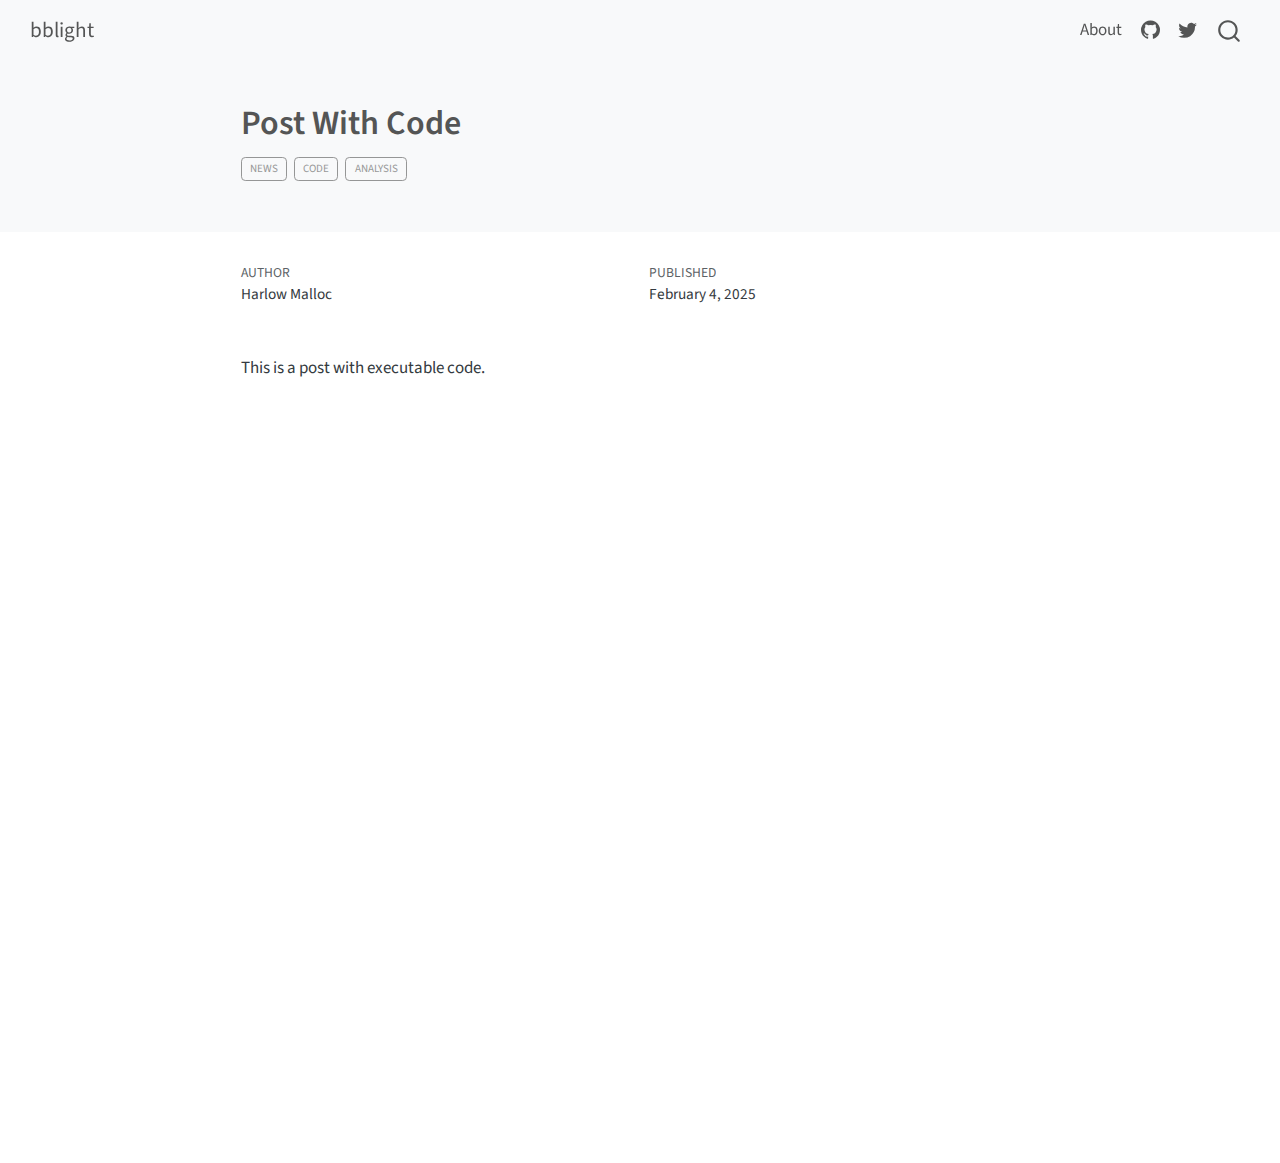
<file: docs/notes/post-with-code/index.html>
<!DOCTYPE html>
<html xmlns="http://www.w3.org/1999/xhtml" lang="en" xml:lang="en"><head>

<meta charset="utf-8">
<meta name="generator" content="quarto-1.5.56">

<meta name="viewport" content="width=device-width, initial-scale=1.0, user-scalable=yes">

<meta name="author" content="Harlow Malloc">
<meta name="dcterms.date" content="2025-02-04">

<title>Post With Code – bblight</title>
<style>
code{white-space: pre-wrap;}
span.smallcaps{font-variant: small-caps;}
div.columns{display: flex; gap: min(4vw, 1.5em);}
div.column{flex: auto; overflow-x: auto;}
div.hanging-indent{margin-left: 1.5em; text-indent: -1.5em;}
ul.task-list{list-style: none;}
ul.task-list li input[type="checkbox"] {
  width: 0.8em;
  margin: 0 0.8em 0.2em -1em; /* quarto-specific, see https://github.com/quarto-dev/quarto-cli/issues/4556 */ 
  vertical-align: middle;
}
</style>


<script src="../../site_libs/quarto-nav/quarto-nav.js"></script>
<script src="../../site_libs/quarto-nav/headroom.min.js"></script>
<script src="../../site_libs/clipboard/clipboard.min.js"></script>
<script src="../../site_libs/quarto-search/autocomplete.umd.js"></script>
<script src="../../site_libs/quarto-search/fuse.min.js"></script>
<script src="../../site_libs/quarto-search/quarto-search.js"></script>
<meta name="quarto:offset" content="../../">
<script src="../../site_libs/quarto-html/quarto.js"></script>
<script src="../../site_libs/quarto-html/popper.min.js"></script>
<script src="../../site_libs/quarto-html/tippy.umd.min.js"></script>
<script src="../../site_libs/quarto-html/anchor.min.js"></script>
<link href="../../site_libs/quarto-html/tippy.css" rel="stylesheet">
<link href="../../site_libs/quarto-html/quarto-syntax-highlighting.css" rel="stylesheet" id="quarto-text-highlighting-styles">
<script src="../../site_libs/bootstrap/bootstrap.min.js"></script>
<link href="../../site_libs/bootstrap/bootstrap-icons.css" rel="stylesheet">
<link href="../../site_libs/bootstrap/bootstrap.min.css" rel="stylesheet" id="quarto-bootstrap" data-mode="light">
<script id="quarto-search-options" type="application/json">{
  "location": "navbar",
  "copy-button": false,
  "collapse-after": 3,
  "panel-placement": "end",
  "type": "overlay",
  "limit": 50,
  "keyboard-shortcut": [
    "f",
    "/",
    "s"
  ],
  "show-item-context": false,
  "language": {
    "search-no-results-text": "No results",
    "search-matching-documents-text": "matching documents",
    "search-copy-link-title": "Copy link to search",
    "search-hide-matches-text": "Hide additional matches",
    "search-more-match-text": "more match in this document",
    "search-more-matches-text": "more matches in this document",
    "search-clear-button-title": "Clear",
    "search-text-placeholder": "",
    "search-detached-cancel-button-title": "Cancel",
    "search-submit-button-title": "Submit",
    "search-label": "Search"
  }
}</script>


<link rel="stylesheet" href="../../styles.css">
</head>

<body class="nav-fixed fullcontent">

<div id="quarto-search-results"></div>
  <header id="quarto-header" class="headroom fixed-top quarto-banner">
    <nav class="navbar navbar-expand-lg " data-bs-theme="dark">
      <div class="navbar-container container-fluid">
      <div class="navbar-brand-container mx-auto">
    <a class="navbar-brand" href="../../index.html">
    <span class="navbar-title">bblight</span>
    </a>
  </div>
            <div id="quarto-search" class="" title="Search"></div>
          <button class="navbar-toggler" type="button" data-bs-toggle="collapse" data-bs-target="#navbarCollapse" aria-controls="navbarCollapse" role="menu" aria-expanded="false" aria-label="Toggle navigation" onclick="if (window.quartoToggleHeadroom) { window.quartoToggleHeadroom(); }">
  <span class="navbar-toggler-icon"></span>
</button>
          <div class="collapse navbar-collapse" id="navbarCollapse">
            <ul class="navbar-nav navbar-nav-scroll ms-auto">
  <li class="nav-item">
    <a class="nav-link" href="../../about.html"> 
<span class="menu-text">About</span></a>
  </li>  
  <li class="nav-item compact">
    <a class="nav-link" href="https://github.com/dagsdags212"> <i class="bi bi-github" role="img">
</i> 
<span class="menu-text"></span></a>
  </li>  
  <li class="nav-item compact">
    <a class="nav-link" href="https://x.com/dagsdags13"> <i class="bi bi-twitter" role="img">
</i> 
<span class="menu-text"></span></a>
  </li>  
</ul>
          </div> <!-- /navcollapse -->
            <div class="quarto-navbar-tools">
</div>
      </div> <!-- /container-fluid -->
    </nav>
</header>
<!-- content -->
<header id="title-block-header" class="quarto-title-block default page-columns page-full">
  <div class="quarto-title-banner page-columns page-full">
    <div class="quarto-title column-body">
      <h1 class="title">Post With Code</h1>
                                <div class="quarto-categories">
                <div class="quarto-category">news</div>
                <div class="quarto-category">code</div>
                <div class="quarto-category">analysis</div>
              </div>
                  </div>
  </div>
    
  
  <div class="quarto-title-meta">

      <div>
      <div class="quarto-title-meta-heading">Author</div>
      <div class="quarto-title-meta-contents">
               <p>Harlow Malloc </p>
            </div>
    </div>
      
      <div>
      <div class="quarto-title-meta-heading">Published</div>
      <div class="quarto-title-meta-contents">
        <p class="date">February 4, 2025</p>
      </div>
    </div>
    
      
    </div>
    
  
  </header><div id="quarto-content" class="quarto-container page-columns page-rows-contents page-layout-article page-navbar">
<!-- sidebar -->
<!-- margin-sidebar -->
    
<!-- main -->
<main class="content quarto-banner-title-block" id="quarto-document-content">





<p>This is a post with executable code.</p>



</main> <!-- /main -->
<script id="quarto-html-after-body" type="application/javascript">
window.document.addEventListener("DOMContentLoaded", function (event) {
  const toggleBodyColorMode = (bsSheetEl) => {
    const mode = bsSheetEl.getAttribute("data-mode");
    const bodyEl = window.document.querySelector("body");
    if (mode === "dark") {
      bodyEl.classList.add("quarto-dark");
      bodyEl.classList.remove("quarto-light");
    } else {
      bodyEl.classList.add("quarto-light");
      bodyEl.classList.remove("quarto-dark");
    }
  }
  const toggleBodyColorPrimary = () => {
    const bsSheetEl = window.document.querySelector("link#quarto-bootstrap");
    if (bsSheetEl) {
      toggleBodyColorMode(bsSheetEl);
    }
  }
  toggleBodyColorPrimary();  
  const icon = "";
  const anchorJS = new window.AnchorJS();
  anchorJS.options = {
    placement: 'right',
    icon: icon
  };
  anchorJS.add('.anchored');
  const isCodeAnnotation = (el) => {
    for (const clz of el.classList) {
      if (clz.startsWith('code-annotation-')) {                     
        return true;
      }
    }
    return false;
  }
  const onCopySuccess = function(e) {
    // button target
    const button = e.trigger;
    // don't keep focus
    button.blur();
    // flash "checked"
    button.classList.add('code-copy-button-checked');
    var currentTitle = button.getAttribute("title");
    button.setAttribute("title", "Copied!");
    let tooltip;
    if (window.bootstrap) {
      button.setAttribute("data-bs-toggle", "tooltip");
      button.setAttribute("data-bs-placement", "left");
      button.setAttribute("data-bs-title", "Copied!");
      tooltip = new bootstrap.Tooltip(button, 
        { trigger: "manual", 
          customClass: "code-copy-button-tooltip",
          offset: [0, -8]});
      tooltip.show();    
    }
    setTimeout(function() {
      if (tooltip) {
        tooltip.hide();
        button.removeAttribute("data-bs-title");
        button.removeAttribute("data-bs-toggle");
        button.removeAttribute("data-bs-placement");
      }
      button.setAttribute("title", currentTitle);
      button.classList.remove('code-copy-button-checked');
    }, 1000);
    // clear code selection
    e.clearSelection();
  }
  const getTextToCopy = function(trigger) {
      const codeEl = trigger.previousElementSibling.cloneNode(true);
      for (const childEl of codeEl.children) {
        if (isCodeAnnotation(childEl)) {
          childEl.remove();
        }
      }
      return codeEl.innerText;
  }
  const clipboard = new window.ClipboardJS('.code-copy-button:not([data-in-quarto-modal])', {
    text: getTextToCopy
  });
  clipboard.on('success', onCopySuccess);
  if (window.document.getElementById('quarto-embedded-source-code-modal')) {
    // For code content inside modals, clipBoardJS needs to be initialized with a container option
    // TODO: Check when it could be a function (https://github.com/zenorocha/clipboard.js/issues/860)
    const clipboardModal = new window.ClipboardJS('.code-copy-button[data-in-quarto-modal]', {
      text: getTextToCopy,
      container: window.document.getElementById('quarto-embedded-source-code-modal')
    });
    clipboardModal.on('success', onCopySuccess);
  }
    var localhostRegex = new RegExp(/^(?:http|https):\/\/localhost\:?[0-9]*\//);
    var mailtoRegex = new RegExp(/^mailto:/);
      var filterRegex = new RegExp('/' + window.location.host + '/');
    var isInternal = (href) => {
        return filterRegex.test(href) || localhostRegex.test(href) || mailtoRegex.test(href);
    }
    // Inspect non-navigation links and adorn them if external
 	var links = window.document.querySelectorAll('a[href]:not(.nav-link):not(.navbar-brand):not(.toc-action):not(.sidebar-link):not(.sidebar-item-toggle):not(.pagination-link):not(.no-external):not([aria-hidden]):not(.dropdown-item):not(.quarto-navigation-tool):not(.about-link)');
    for (var i=0; i<links.length; i++) {
      const link = links[i];
      if (!isInternal(link.href)) {
        // undo the damage that might have been done by quarto-nav.js in the case of
        // links that we want to consider external
        if (link.dataset.originalHref !== undefined) {
          link.href = link.dataset.originalHref;
        }
      }
    }
  function tippyHover(el, contentFn, onTriggerFn, onUntriggerFn) {
    const config = {
      allowHTML: true,
      maxWidth: 500,
      delay: 100,
      arrow: false,
      appendTo: function(el) {
          return el.parentElement;
      },
      interactive: true,
      interactiveBorder: 10,
      theme: 'quarto',
      placement: 'bottom-start',
    };
    if (contentFn) {
      config.content = contentFn;
    }
    if (onTriggerFn) {
      config.onTrigger = onTriggerFn;
    }
    if (onUntriggerFn) {
      config.onUntrigger = onUntriggerFn;
    }
    window.tippy(el, config); 
  }
  const noterefs = window.document.querySelectorAll('a[role="doc-noteref"]');
  for (var i=0; i<noterefs.length; i++) {
    const ref = noterefs[i];
    tippyHover(ref, function() {
      // use id or data attribute instead here
      let href = ref.getAttribute('data-footnote-href') || ref.getAttribute('href');
      try { href = new URL(href).hash; } catch {}
      const id = href.replace(/^#\/?/, "");
      const note = window.document.getElementById(id);
      if (note) {
        return note.innerHTML;
      } else {
        return "";
      }
    });
  }
  const xrefs = window.document.querySelectorAll('a.quarto-xref');
  const processXRef = (id, note) => {
    // Strip column container classes
    const stripColumnClz = (el) => {
      el.classList.remove("page-full", "page-columns");
      if (el.children) {
        for (const child of el.children) {
          stripColumnClz(child);
        }
      }
    }
    stripColumnClz(note)
    if (id === null || id.startsWith('sec-')) {
      // Special case sections, only their first couple elements
      const container = document.createElement("div");
      if (note.children && note.children.length > 2) {
        container.appendChild(note.children[0].cloneNode(true));
        for (let i = 1; i < note.children.length; i++) {
          const child = note.children[i];
          if (child.tagName === "P" && child.innerText === "") {
            continue;
          } else {
            container.appendChild(child.cloneNode(true));
            break;
          }
        }
        if (window.Quarto?.typesetMath) {
          window.Quarto.typesetMath(container);
        }
        return container.innerHTML
      } else {
        if (window.Quarto?.typesetMath) {
          window.Quarto.typesetMath(note);
        }
        return note.innerHTML;
      }
    } else {
      // Remove any anchor links if they are present
      const anchorLink = note.querySelector('a.anchorjs-link');
      if (anchorLink) {
        anchorLink.remove();
      }
      if (window.Quarto?.typesetMath) {
        window.Quarto.typesetMath(note);
      }
      // TODO in 1.5, we should make sure this works without a callout special case
      if (note.classList.contains("callout")) {
        return note.outerHTML;
      } else {
        return note.innerHTML;
      }
    }
  }
  for (var i=0; i<xrefs.length; i++) {
    const xref = xrefs[i];
    tippyHover(xref, undefined, function(instance) {
      instance.disable();
      let url = xref.getAttribute('href');
      let hash = undefined; 
      if (url.startsWith('#')) {
        hash = url;
      } else {
        try { hash = new URL(url).hash; } catch {}
      }
      if (hash) {
        const id = hash.replace(/^#\/?/, "");
        const note = window.document.getElementById(id);
        if (note !== null) {
          try {
            const html = processXRef(id, note.cloneNode(true));
            instance.setContent(html);
          } finally {
            instance.enable();
            instance.show();
          }
        } else {
          // See if we can fetch this
          fetch(url.split('#')[0])
          .then(res => res.text())
          .then(html => {
            const parser = new DOMParser();
            const htmlDoc = parser.parseFromString(html, "text/html");
            const note = htmlDoc.getElementById(id);
            if (note !== null) {
              const html = processXRef(id, note);
              instance.setContent(html);
            } 
          }).finally(() => {
            instance.enable();
            instance.show();
          });
        }
      } else {
        // See if we can fetch a full url (with no hash to target)
        // This is a special case and we should probably do some content thinning / targeting
        fetch(url)
        .then(res => res.text())
        .then(html => {
          const parser = new DOMParser();
          const htmlDoc = parser.parseFromString(html, "text/html");
          const note = htmlDoc.querySelector('main.content');
          if (note !== null) {
            // This should only happen for chapter cross references
            // (since there is no id in the URL)
            // remove the first header
            if (note.children.length > 0 && note.children[0].tagName === "HEADER") {
              note.children[0].remove();
            }
            const html = processXRef(null, note);
            instance.setContent(html);
          } 
        }).finally(() => {
          instance.enable();
          instance.show();
        });
      }
    }, function(instance) {
    });
  }
      let selectedAnnoteEl;
      const selectorForAnnotation = ( cell, annotation) => {
        let cellAttr = 'data-code-cell="' + cell + '"';
        let lineAttr = 'data-code-annotation="' +  annotation + '"';
        const selector = 'span[' + cellAttr + '][' + lineAttr + ']';
        return selector;
      }
      const selectCodeLines = (annoteEl) => {
        const doc = window.document;
        const targetCell = annoteEl.getAttribute("data-target-cell");
        const targetAnnotation = annoteEl.getAttribute("data-target-annotation");
        const annoteSpan = window.document.querySelector(selectorForAnnotation(targetCell, targetAnnotation));
        const lines = annoteSpan.getAttribute("data-code-lines").split(",");
        const lineIds = lines.map((line) => {
          return targetCell + "-" + line;
        })
        let top = null;
        let height = null;
        let parent = null;
        if (lineIds.length > 0) {
            //compute the position of the single el (top and bottom and make a div)
            const el = window.document.getElementById(lineIds[0]);
            top = el.offsetTop;
            height = el.offsetHeight;
            parent = el.parentElement.parentElement;
          if (lineIds.length > 1) {
            const lastEl = window.document.getElementById(lineIds[lineIds.length - 1]);
            const bottom = lastEl.offsetTop + lastEl.offsetHeight;
            height = bottom - top;
          }
          if (top !== null && height !== null && parent !== null) {
            // cook up a div (if necessary) and position it 
            let div = window.document.getElementById("code-annotation-line-highlight");
            if (div === null) {
              div = window.document.createElement("div");
              div.setAttribute("id", "code-annotation-line-highlight");
              div.style.position = 'absolute';
              parent.appendChild(div);
            }
            div.style.top = top - 2 + "px";
            div.style.height = height + 4 + "px";
            div.style.left = 0;
            let gutterDiv = window.document.getElementById("code-annotation-line-highlight-gutter");
            if (gutterDiv === null) {
              gutterDiv = window.document.createElement("div");
              gutterDiv.setAttribute("id", "code-annotation-line-highlight-gutter");
              gutterDiv.style.position = 'absolute';
              const codeCell = window.document.getElementById(targetCell);
              const gutter = codeCell.querySelector('.code-annotation-gutter');
              gutter.appendChild(gutterDiv);
            }
            gutterDiv.style.top = top - 2 + "px";
            gutterDiv.style.height = height + 4 + "px";
          }
          selectedAnnoteEl = annoteEl;
        }
      };
      const unselectCodeLines = () => {
        const elementsIds = ["code-annotation-line-highlight", "code-annotation-line-highlight-gutter"];
        elementsIds.forEach((elId) => {
          const div = window.document.getElementById(elId);
          if (div) {
            div.remove();
          }
        });
        selectedAnnoteEl = undefined;
      };
        // Handle positioning of the toggle
    window.addEventListener(
      "resize",
      throttle(() => {
        elRect = undefined;
        if (selectedAnnoteEl) {
          selectCodeLines(selectedAnnoteEl);
        }
      }, 10)
    );
    function throttle(fn, ms) {
    let throttle = false;
    let timer;
      return (...args) => {
        if(!throttle) { // first call gets through
            fn.apply(this, args);
            throttle = true;
        } else { // all the others get throttled
            if(timer) clearTimeout(timer); // cancel #2
            timer = setTimeout(() => {
              fn.apply(this, args);
              timer = throttle = false;
            }, ms);
        }
      };
    }
      // Attach click handler to the DT
      const annoteDls = window.document.querySelectorAll('dt[data-target-cell]');
      for (const annoteDlNode of annoteDls) {
        annoteDlNode.addEventListener('click', (event) => {
          const clickedEl = event.target;
          if (clickedEl !== selectedAnnoteEl) {
            unselectCodeLines();
            const activeEl = window.document.querySelector('dt[data-target-cell].code-annotation-active');
            if (activeEl) {
              activeEl.classList.remove('code-annotation-active');
            }
            selectCodeLines(clickedEl);
            clickedEl.classList.add('code-annotation-active');
          } else {
            // Unselect the line
            unselectCodeLines();
            clickedEl.classList.remove('code-annotation-active');
          }
        });
      }
  const findCites = (el) => {
    const parentEl = el.parentElement;
    if (parentEl) {
      const cites = parentEl.dataset.cites;
      if (cites) {
        return {
          el,
          cites: cites.split(' ')
        };
      } else {
        return findCites(el.parentElement)
      }
    } else {
      return undefined;
    }
  };
  var bibliorefs = window.document.querySelectorAll('a[role="doc-biblioref"]');
  for (var i=0; i<bibliorefs.length; i++) {
    const ref = bibliorefs[i];
    const citeInfo = findCites(ref);
    if (citeInfo) {
      tippyHover(citeInfo.el, function() {
        var popup = window.document.createElement('div');
        citeInfo.cites.forEach(function(cite) {
          var citeDiv = window.document.createElement('div');
          citeDiv.classList.add('hanging-indent');
          citeDiv.classList.add('csl-entry');
          var biblioDiv = window.document.getElementById('ref-' + cite);
          if (biblioDiv) {
            citeDiv.innerHTML = biblioDiv.innerHTML;
          }
          popup.appendChild(citeDiv);
        });
        return popup.innerHTML;
      });
    }
  }
});
</script>
</div> <!-- /content -->




</body></html>
</file>
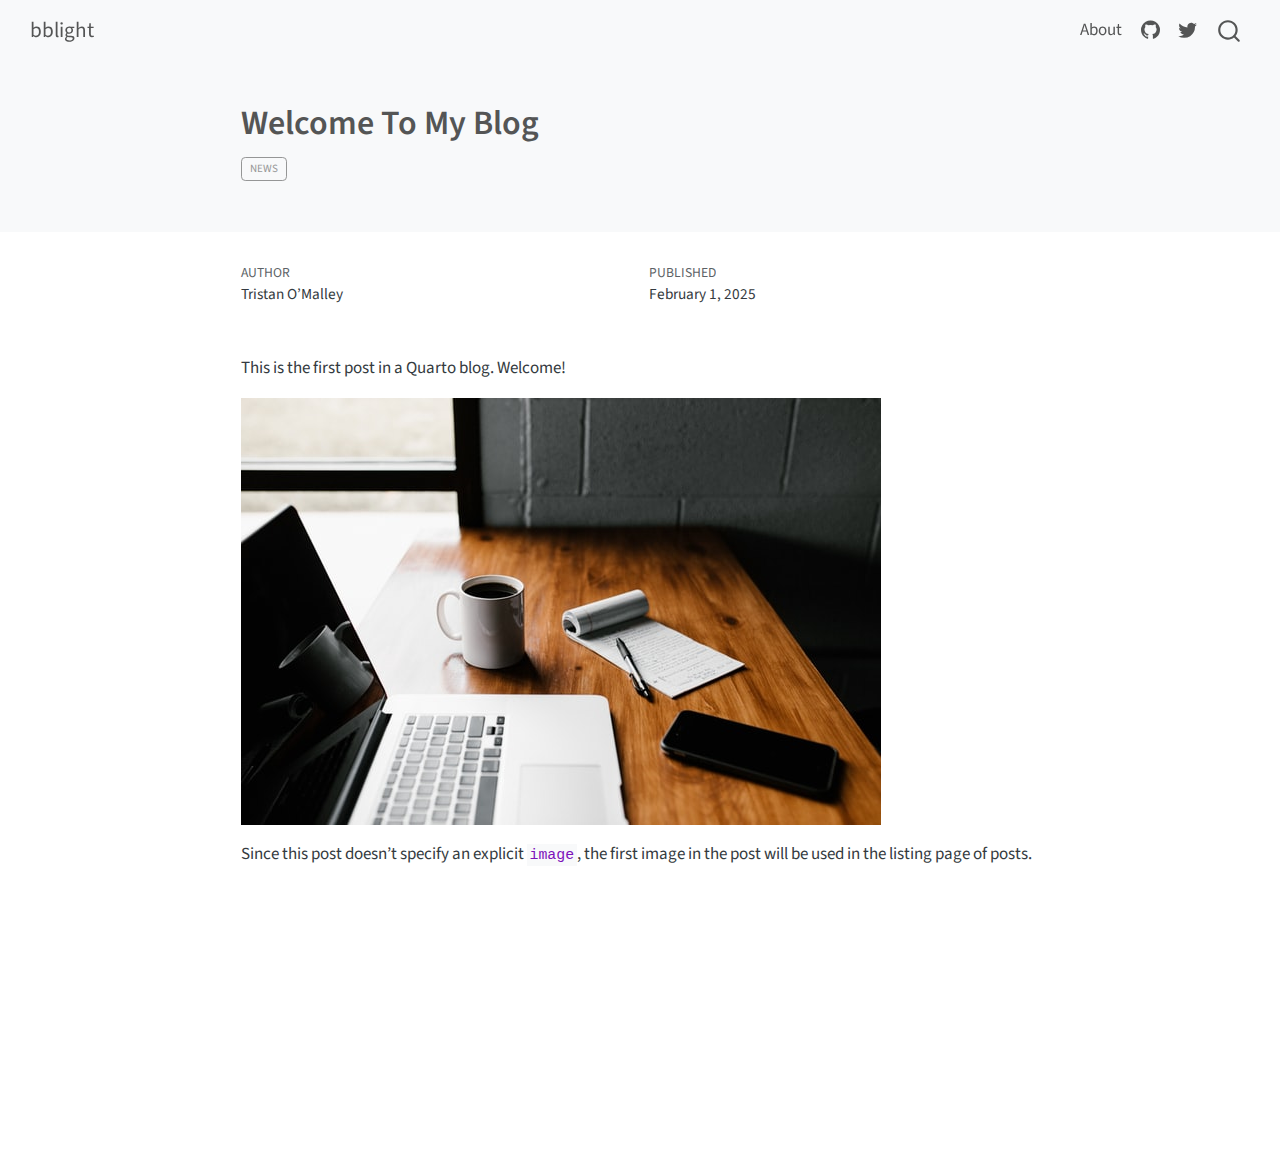
<file: docs/notes/welcome/index.html>
<!DOCTYPE html>
<html xmlns="http://www.w3.org/1999/xhtml" lang="en" xml:lang="en"><head>

<meta charset="utf-8">
<meta name="generator" content="quarto-1.5.56">

<meta name="viewport" content="width=device-width, initial-scale=1.0, user-scalable=yes">

<meta name="author" content="Tristan O’Malley">
<meta name="dcterms.date" content="2025-02-01">

<title>Welcome To My Blog – bblight</title>
<style>
code{white-space: pre-wrap;}
span.smallcaps{font-variant: small-caps;}
div.columns{display: flex; gap: min(4vw, 1.5em);}
div.column{flex: auto; overflow-x: auto;}
div.hanging-indent{margin-left: 1.5em; text-indent: -1.5em;}
ul.task-list{list-style: none;}
ul.task-list li input[type="checkbox"] {
  width: 0.8em;
  margin: 0 0.8em 0.2em -1em; /* quarto-specific, see https://github.com/quarto-dev/quarto-cli/issues/4556 */ 
  vertical-align: middle;
}
</style>


<script src="../../site_libs/quarto-nav/quarto-nav.js"></script>
<script src="../../site_libs/quarto-nav/headroom.min.js"></script>
<script src="../../site_libs/clipboard/clipboard.min.js"></script>
<script src="../../site_libs/quarto-search/autocomplete.umd.js"></script>
<script src="../../site_libs/quarto-search/fuse.min.js"></script>
<script src="../../site_libs/quarto-search/quarto-search.js"></script>
<meta name="quarto:offset" content="../../">
<script src="../../site_libs/quarto-html/quarto.js"></script>
<script src="../../site_libs/quarto-html/popper.min.js"></script>
<script src="../../site_libs/quarto-html/tippy.umd.min.js"></script>
<script src="../../site_libs/quarto-html/anchor.min.js"></script>
<link href="../../site_libs/quarto-html/tippy.css" rel="stylesheet">
<link href="../../site_libs/quarto-html/quarto-syntax-highlighting.css" rel="stylesheet" id="quarto-text-highlighting-styles">
<script src="../../site_libs/bootstrap/bootstrap.min.js"></script>
<link href="../../site_libs/bootstrap/bootstrap-icons.css" rel="stylesheet">
<link href="../../site_libs/bootstrap/bootstrap.min.css" rel="stylesheet" id="quarto-bootstrap" data-mode="light">
<script id="quarto-search-options" type="application/json">{
  "location": "navbar",
  "copy-button": false,
  "collapse-after": 3,
  "panel-placement": "end",
  "type": "overlay",
  "limit": 50,
  "keyboard-shortcut": [
    "f",
    "/",
    "s"
  ],
  "show-item-context": false,
  "language": {
    "search-no-results-text": "No results",
    "search-matching-documents-text": "matching documents",
    "search-copy-link-title": "Copy link to search",
    "search-hide-matches-text": "Hide additional matches",
    "search-more-match-text": "more match in this document",
    "search-more-matches-text": "more matches in this document",
    "search-clear-button-title": "Clear",
    "search-text-placeholder": "",
    "search-detached-cancel-button-title": "Cancel",
    "search-submit-button-title": "Submit",
    "search-label": "Search"
  }
}</script>


<link rel="stylesheet" href="../../styles.css">
</head>

<body class="nav-fixed fullcontent">

<div id="quarto-search-results"></div>
  <header id="quarto-header" class="headroom fixed-top quarto-banner">
    <nav class="navbar navbar-expand-lg " data-bs-theme="dark">
      <div class="navbar-container container-fluid">
      <div class="navbar-brand-container mx-auto">
    <a class="navbar-brand" href="../../index.html">
    <span class="navbar-title">bblight</span>
    </a>
  </div>
            <div id="quarto-search" class="" title="Search"></div>
          <button class="navbar-toggler" type="button" data-bs-toggle="collapse" data-bs-target="#navbarCollapse" aria-controls="navbarCollapse" role="menu" aria-expanded="false" aria-label="Toggle navigation" onclick="if (window.quartoToggleHeadroom) { window.quartoToggleHeadroom(); }">
  <span class="navbar-toggler-icon"></span>
</button>
          <div class="collapse navbar-collapse" id="navbarCollapse">
            <ul class="navbar-nav navbar-nav-scroll ms-auto">
  <li class="nav-item">
    <a class="nav-link" href="../../about.html"> 
<span class="menu-text">About</span></a>
  </li>  
  <li class="nav-item compact">
    <a class="nav-link" href="https://github.com/dagsdags212"> <i class="bi bi-github" role="img">
</i> 
<span class="menu-text"></span></a>
  </li>  
  <li class="nav-item compact">
    <a class="nav-link" href="https://x.com/dagsdags13"> <i class="bi bi-twitter" role="img">
</i> 
<span class="menu-text"></span></a>
  </li>  
</ul>
          </div> <!-- /navcollapse -->
            <div class="quarto-navbar-tools">
</div>
      </div> <!-- /container-fluid -->
    </nav>
</header>
<!-- content -->
<header id="title-block-header" class="quarto-title-block default page-columns page-full">
  <div class="quarto-title-banner page-columns page-full">
    <div class="quarto-title column-body">
      <h1 class="title">Welcome To My Blog</h1>
                                <div class="quarto-categories">
                <div class="quarto-category">news</div>
              </div>
                  </div>
  </div>
    
  
  <div class="quarto-title-meta">

      <div>
      <div class="quarto-title-meta-heading">Author</div>
      <div class="quarto-title-meta-contents">
               <p>Tristan O’Malley </p>
            </div>
    </div>
      
      <div>
      <div class="quarto-title-meta-heading">Published</div>
      <div class="quarto-title-meta-contents">
        <p class="date">February 1, 2025</p>
      </div>
    </div>
    
      
    </div>
    
  
  </header><div id="quarto-content" class="quarto-container page-columns page-rows-contents page-layout-article page-navbar">
<!-- sidebar -->
<!-- margin-sidebar -->
    
<!-- main -->
<main class="content quarto-banner-title-block" id="quarto-document-content">





<p>This is the first post in a Quarto blog. Welcome!</p>
<p><img src="thumbnail.jpg" class="img-fluid"></p>
<p>Since this post doesn’t specify an explicit <code>image</code>, the first image in the post will be used in the listing page of posts.</p>



</main> <!-- /main -->
<script id="quarto-html-after-body" type="application/javascript">
window.document.addEventListener("DOMContentLoaded", function (event) {
  const toggleBodyColorMode = (bsSheetEl) => {
    const mode = bsSheetEl.getAttribute("data-mode");
    const bodyEl = window.document.querySelector("body");
    if (mode === "dark") {
      bodyEl.classList.add("quarto-dark");
      bodyEl.classList.remove("quarto-light");
    } else {
      bodyEl.classList.add("quarto-light");
      bodyEl.classList.remove("quarto-dark");
    }
  }
  const toggleBodyColorPrimary = () => {
    const bsSheetEl = window.document.querySelector("link#quarto-bootstrap");
    if (bsSheetEl) {
      toggleBodyColorMode(bsSheetEl);
    }
  }
  toggleBodyColorPrimary();  
  const icon = "";
  const anchorJS = new window.AnchorJS();
  anchorJS.options = {
    placement: 'right',
    icon: icon
  };
  anchorJS.add('.anchored');
  const isCodeAnnotation = (el) => {
    for (const clz of el.classList) {
      if (clz.startsWith('code-annotation-')) {                     
        return true;
      }
    }
    return false;
  }
  const onCopySuccess = function(e) {
    // button target
    const button = e.trigger;
    // don't keep focus
    button.blur();
    // flash "checked"
    button.classList.add('code-copy-button-checked');
    var currentTitle = button.getAttribute("title");
    button.setAttribute("title", "Copied!");
    let tooltip;
    if (window.bootstrap) {
      button.setAttribute("data-bs-toggle", "tooltip");
      button.setAttribute("data-bs-placement", "left");
      button.setAttribute("data-bs-title", "Copied!");
      tooltip = new bootstrap.Tooltip(button, 
        { trigger: "manual", 
          customClass: "code-copy-button-tooltip",
          offset: [0, -8]});
      tooltip.show();    
    }
    setTimeout(function() {
      if (tooltip) {
        tooltip.hide();
        button.removeAttribute("data-bs-title");
        button.removeAttribute("data-bs-toggle");
        button.removeAttribute("data-bs-placement");
      }
      button.setAttribute("title", currentTitle);
      button.classList.remove('code-copy-button-checked');
    }, 1000);
    // clear code selection
    e.clearSelection();
  }
  const getTextToCopy = function(trigger) {
      const codeEl = trigger.previousElementSibling.cloneNode(true);
      for (const childEl of codeEl.children) {
        if (isCodeAnnotation(childEl)) {
          childEl.remove();
        }
      }
      return codeEl.innerText;
  }
  const clipboard = new window.ClipboardJS('.code-copy-button:not([data-in-quarto-modal])', {
    text: getTextToCopy
  });
  clipboard.on('success', onCopySuccess);
  if (window.document.getElementById('quarto-embedded-source-code-modal')) {
    // For code content inside modals, clipBoardJS needs to be initialized with a container option
    // TODO: Check when it could be a function (https://github.com/zenorocha/clipboard.js/issues/860)
    const clipboardModal = new window.ClipboardJS('.code-copy-button[data-in-quarto-modal]', {
      text: getTextToCopy,
      container: window.document.getElementById('quarto-embedded-source-code-modal')
    });
    clipboardModal.on('success', onCopySuccess);
  }
    var localhostRegex = new RegExp(/^(?:http|https):\/\/localhost\:?[0-9]*\//);
    var mailtoRegex = new RegExp(/^mailto:/);
      var filterRegex = new RegExp('/' + window.location.host + '/');
    var isInternal = (href) => {
        return filterRegex.test(href) || localhostRegex.test(href) || mailtoRegex.test(href);
    }
    // Inspect non-navigation links and adorn them if external
 	var links = window.document.querySelectorAll('a[href]:not(.nav-link):not(.navbar-brand):not(.toc-action):not(.sidebar-link):not(.sidebar-item-toggle):not(.pagination-link):not(.no-external):not([aria-hidden]):not(.dropdown-item):not(.quarto-navigation-tool):not(.about-link)');
    for (var i=0; i<links.length; i++) {
      const link = links[i];
      if (!isInternal(link.href)) {
        // undo the damage that might have been done by quarto-nav.js in the case of
        // links that we want to consider external
        if (link.dataset.originalHref !== undefined) {
          link.href = link.dataset.originalHref;
        }
      }
    }
  function tippyHover(el, contentFn, onTriggerFn, onUntriggerFn) {
    const config = {
      allowHTML: true,
      maxWidth: 500,
      delay: 100,
      arrow: false,
      appendTo: function(el) {
          return el.parentElement;
      },
      interactive: true,
      interactiveBorder: 10,
      theme: 'quarto',
      placement: 'bottom-start',
    };
    if (contentFn) {
      config.content = contentFn;
    }
    if (onTriggerFn) {
      config.onTrigger = onTriggerFn;
    }
    if (onUntriggerFn) {
      config.onUntrigger = onUntriggerFn;
    }
    window.tippy(el, config); 
  }
  const noterefs = window.document.querySelectorAll('a[role="doc-noteref"]');
  for (var i=0; i<noterefs.length; i++) {
    const ref = noterefs[i];
    tippyHover(ref, function() {
      // use id or data attribute instead here
      let href = ref.getAttribute('data-footnote-href') || ref.getAttribute('href');
      try { href = new URL(href).hash; } catch {}
      const id = href.replace(/^#\/?/, "");
      const note = window.document.getElementById(id);
      if (note) {
        return note.innerHTML;
      } else {
        return "";
      }
    });
  }
  const xrefs = window.document.querySelectorAll('a.quarto-xref');
  const processXRef = (id, note) => {
    // Strip column container classes
    const stripColumnClz = (el) => {
      el.classList.remove("page-full", "page-columns");
      if (el.children) {
        for (const child of el.children) {
          stripColumnClz(child);
        }
      }
    }
    stripColumnClz(note)
    if (id === null || id.startsWith('sec-')) {
      // Special case sections, only their first couple elements
      const container = document.createElement("div");
      if (note.children && note.children.length > 2) {
        container.appendChild(note.children[0].cloneNode(true));
        for (let i = 1; i < note.children.length; i++) {
          const child = note.children[i];
          if (child.tagName === "P" && child.innerText === "") {
            continue;
          } else {
            container.appendChild(child.cloneNode(true));
            break;
          }
        }
        if (window.Quarto?.typesetMath) {
          window.Quarto.typesetMath(container);
        }
        return container.innerHTML
      } else {
        if (window.Quarto?.typesetMath) {
          window.Quarto.typesetMath(note);
        }
        return note.innerHTML;
      }
    } else {
      // Remove any anchor links if they are present
      const anchorLink = note.querySelector('a.anchorjs-link');
      if (anchorLink) {
        anchorLink.remove();
      }
      if (window.Quarto?.typesetMath) {
        window.Quarto.typesetMath(note);
      }
      // TODO in 1.5, we should make sure this works without a callout special case
      if (note.classList.contains("callout")) {
        return note.outerHTML;
      } else {
        return note.innerHTML;
      }
    }
  }
  for (var i=0; i<xrefs.length; i++) {
    const xref = xrefs[i];
    tippyHover(xref, undefined, function(instance) {
      instance.disable();
      let url = xref.getAttribute('href');
      let hash = undefined; 
      if (url.startsWith('#')) {
        hash = url;
      } else {
        try { hash = new URL(url).hash; } catch {}
      }
      if (hash) {
        const id = hash.replace(/^#\/?/, "");
        const note = window.document.getElementById(id);
        if (note !== null) {
          try {
            const html = processXRef(id, note.cloneNode(true));
            instance.setContent(html);
          } finally {
            instance.enable();
            instance.show();
          }
        } else {
          // See if we can fetch this
          fetch(url.split('#')[0])
          .then(res => res.text())
          .then(html => {
            const parser = new DOMParser();
            const htmlDoc = parser.parseFromString(html, "text/html");
            const note = htmlDoc.getElementById(id);
            if (note !== null) {
              const html = processXRef(id, note);
              instance.setContent(html);
            } 
          }).finally(() => {
            instance.enable();
            instance.show();
          });
        }
      } else {
        // See if we can fetch a full url (with no hash to target)
        // This is a special case and we should probably do some content thinning / targeting
        fetch(url)
        .then(res => res.text())
        .then(html => {
          const parser = new DOMParser();
          const htmlDoc = parser.parseFromString(html, "text/html");
          const note = htmlDoc.querySelector('main.content');
          if (note !== null) {
            // This should only happen for chapter cross references
            // (since there is no id in the URL)
            // remove the first header
            if (note.children.length > 0 && note.children[0].tagName === "HEADER") {
              note.children[0].remove();
            }
            const html = processXRef(null, note);
            instance.setContent(html);
          } 
        }).finally(() => {
          instance.enable();
          instance.show();
        });
      }
    }, function(instance) {
    });
  }
      let selectedAnnoteEl;
      const selectorForAnnotation = ( cell, annotation) => {
        let cellAttr = 'data-code-cell="' + cell + '"';
        let lineAttr = 'data-code-annotation="' +  annotation + '"';
        const selector = 'span[' + cellAttr + '][' + lineAttr + ']';
        return selector;
      }
      const selectCodeLines = (annoteEl) => {
        const doc = window.document;
        const targetCell = annoteEl.getAttribute("data-target-cell");
        const targetAnnotation = annoteEl.getAttribute("data-target-annotation");
        const annoteSpan = window.document.querySelector(selectorForAnnotation(targetCell, targetAnnotation));
        const lines = annoteSpan.getAttribute("data-code-lines").split(",");
        const lineIds = lines.map((line) => {
          return targetCell + "-" + line;
        })
        let top = null;
        let height = null;
        let parent = null;
        if (lineIds.length > 0) {
            //compute the position of the single el (top and bottom and make a div)
            const el = window.document.getElementById(lineIds[0]);
            top = el.offsetTop;
            height = el.offsetHeight;
            parent = el.parentElement.parentElement;
          if (lineIds.length > 1) {
            const lastEl = window.document.getElementById(lineIds[lineIds.length - 1]);
            const bottom = lastEl.offsetTop + lastEl.offsetHeight;
            height = bottom - top;
          }
          if (top !== null && height !== null && parent !== null) {
            // cook up a div (if necessary) and position it 
            let div = window.document.getElementById("code-annotation-line-highlight");
            if (div === null) {
              div = window.document.createElement("div");
              div.setAttribute("id", "code-annotation-line-highlight");
              div.style.position = 'absolute';
              parent.appendChild(div);
            }
            div.style.top = top - 2 + "px";
            div.style.height = height + 4 + "px";
            div.style.left = 0;
            let gutterDiv = window.document.getElementById("code-annotation-line-highlight-gutter");
            if (gutterDiv === null) {
              gutterDiv = window.document.createElement("div");
              gutterDiv.setAttribute("id", "code-annotation-line-highlight-gutter");
              gutterDiv.style.position = 'absolute';
              const codeCell = window.document.getElementById(targetCell);
              const gutter = codeCell.querySelector('.code-annotation-gutter');
              gutter.appendChild(gutterDiv);
            }
            gutterDiv.style.top = top - 2 + "px";
            gutterDiv.style.height = height + 4 + "px";
          }
          selectedAnnoteEl = annoteEl;
        }
      };
      const unselectCodeLines = () => {
        const elementsIds = ["code-annotation-line-highlight", "code-annotation-line-highlight-gutter"];
        elementsIds.forEach((elId) => {
          const div = window.document.getElementById(elId);
          if (div) {
            div.remove();
          }
        });
        selectedAnnoteEl = undefined;
      };
        // Handle positioning of the toggle
    window.addEventListener(
      "resize",
      throttle(() => {
        elRect = undefined;
        if (selectedAnnoteEl) {
          selectCodeLines(selectedAnnoteEl);
        }
      }, 10)
    );
    function throttle(fn, ms) {
    let throttle = false;
    let timer;
      return (...args) => {
        if(!throttle) { // first call gets through
            fn.apply(this, args);
            throttle = true;
        } else { // all the others get throttled
            if(timer) clearTimeout(timer); // cancel #2
            timer = setTimeout(() => {
              fn.apply(this, args);
              timer = throttle = false;
            }, ms);
        }
      };
    }
      // Attach click handler to the DT
      const annoteDls = window.document.querySelectorAll('dt[data-target-cell]');
      for (const annoteDlNode of annoteDls) {
        annoteDlNode.addEventListener('click', (event) => {
          const clickedEl = event.target;
          if (clickedEl !== selectedAnnoteEl) {
            unselectCodeLines();
            const activeEl = window.document.querySelector('dt[data-target-cell].code-annotation-active');
            if (activeEl) {
              activeEl.classList.remove('code-annotation-active');
            }
            selectCodeLines(clickedEl);
            clickedEl.classList.add('code-annotation-active');
          } else {
            // Unselect the line
            unselectCodeLines();
            clickedEl.classList.remove('code-annotation-active');
          }
        });
      }
  const findCites = (el) => {
    const parentEl = el.parentElement;
    if (parentEl) {
      const cites = parentEl.dataset.cites;
      if (cites) {
        return {
          el,
          cites: cites.split(' ')
        };
      } else {
        return findCites(el.parentElement)
      }
    } else {
      return undefined;
    }
  };
  var bibliorefs = window.document.querySelectorAll('a[role="doc-biblioref"]');
  for (var i=0; i<bibliorefs.length; i++) {
    const ref = bibliorefs[i];
    const citeInfo = findCites(ref);
    if (citeInfo) {
      tippyHover(citeInfo.el, function() {
        var popup = window.document.createElement('div');
        citeInfo.cites.forEach(function(cite) {
          var citeDiv = window.document.createElement('div');
          citeDiv.classList.add('hanging-indent');
          citeDiv.classList.add('csl-entry');
          var biblioDiv = window.document.getElementById('ref-' + cite);
          if (biblioDiv) {
            citeDiv.innerHTML = biblioDiv.innerHTML;
          }
          popup.appendChild(citeDiv);
        });
        return popup.innerHTML;
      });
    }
  }
});
</script>
</div> <!-- /content -->




</body></html>
</file>
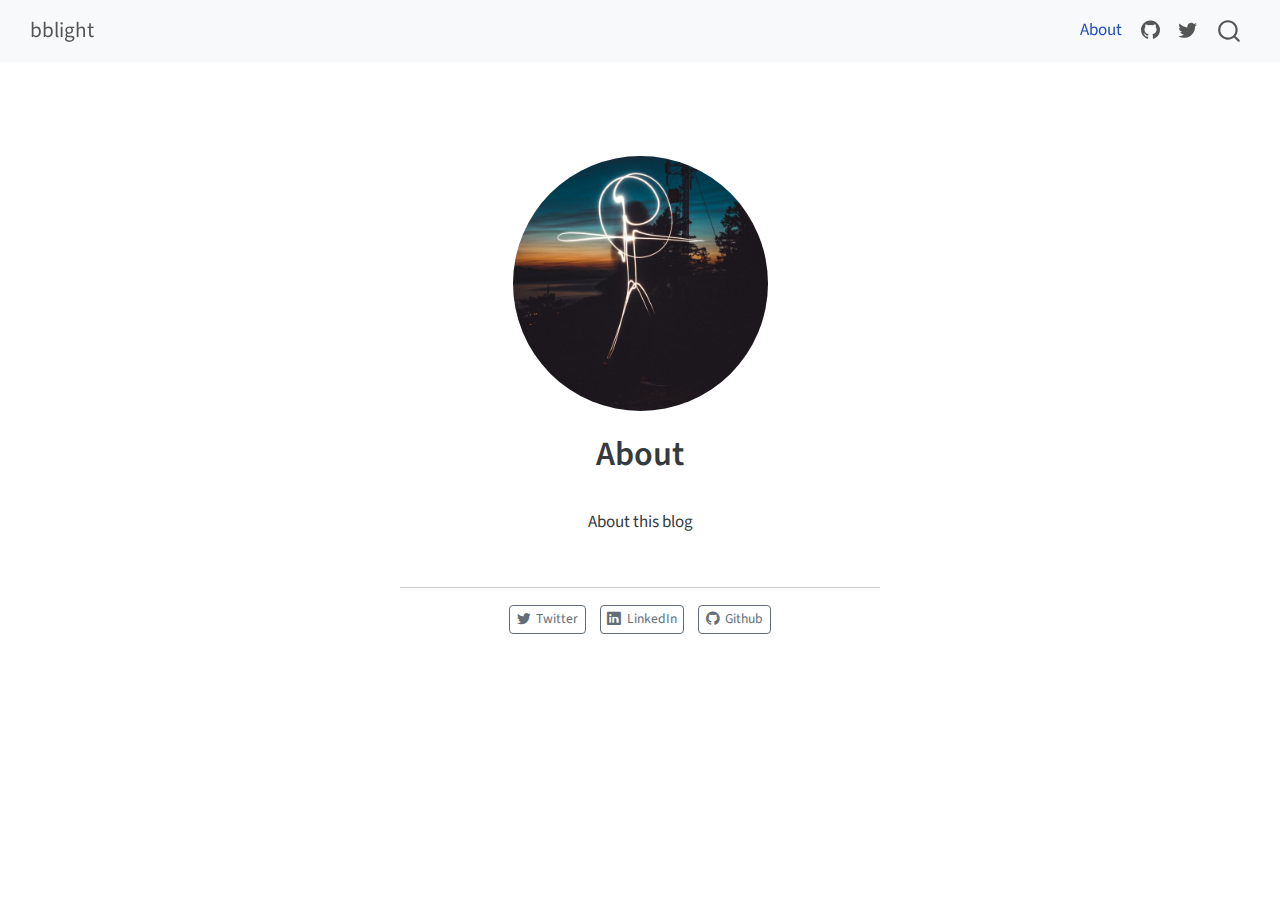
<file: docs/about.html>
<!DOCTYPE html>
<html xmlns="http://www.w3.org/1999/xhtml" lang="en" xml:lang="en"><head>

<meta charset="utf-8">
<meta name="generator" content="quarto-1.5.56">

<meta name="viewport" content="width=device-width, initial-scale=1.0, user-scalable=yes">


<title>About – bblight</title>
<style>
code{white-space: pre-wrap;}
span.smallcaps{font-variant: small-caps;}
div.columns{display: flex; gap: min(4vw, 1.5em);}
div.column{flex: auto; overflow-x: auto;}
div.hanging-indent{margin-left: 1.5em; text-indent: -1.5em;}
ul.task-list{list-style: none;}
ul.task-list li input[type="checkbox"] {
  width: 0.8em;
  margin: 0 0.8em 0.2em -1em; /* quarto-specific, see https://github.com/quarto-dev/quarto-cli/issues/4556 */ 
  vertical-align: middle;
}
</style>


<script src="site_libs/quarto-nav/quarto-nav.js"></script>
<script src="site_libs/quarto-nav/headroom.min.js"></script>
<script src="site_libs/clipboard/clipboard.min.js"></script>
<script src="site_libs/quarto-search/autocomplete.umd.js"></script>
<script src="site_libs/quarto-search/fuse.min.js"></script>
<script src="site_libs/quarto-search/quarto-search.js"></script>
<meta name="quarto:offset" content="./">
<script src="site_libs/quarto-html/quarto.js"></script>
<script src="site_libs/quarto-html/popper.min.js"></script>
<script src="site_libs/quarto-html/tippy.umd.min.js"></script>
<link href="site_libs/quarto-html/tippy.css" rel="stylesheet">
<link href="site_libs/quarto-html/quarto-syntax-highlighting.css" rel="stylesheet" id="quarto-text-highlighting-styles">
<script src="site_libs/bootstrap/bootstrap.min.js"></script>
<link href="site_libs/bootstrap/bootstrap-icons.css" rel="stylesheet">
<link href="site_libs/bootstrap/bootstrap.min.css" rel="stylesheet" id="quarto-bootstrap" data-mode="light">
<script id="quarto-search-options" type="application/json">{
  "location": "navbar",
  "copy-button": false,
  "collapse-after": 3,
  "panel-placement": "end",
  "type": "overlay",
  "limit": 50,
  "keyboard-shortcut": [
    "f",
    "/",
    "s"
  ],
  "show-item-context": false,
  "language": {
    "search-no-results-text": "No results",
    "search-matching-documents-text": "matching documents",
    "search-copy-link-title": "Copy link to search",
    "search-hide-matches-text": "Hide additional matches",
    "search-more-match-text": "more match in this document",
    "search-more-matches-text": "more matches in this document",
    "search-clear-button-title": "Clear",
    "search-text-placeholder": "",
    "search-detached-cancel-button-title": "Cancel",
    "search-submit-button-title": "Submit",
    "search-label": "Search"
  }
}</script>


<link rel="stylesheet" href="styles.css">
</head>

<body class="nav-fixed fullcontent">

<div id="quarto-search-results"></div>
  <header id="quarto-header" class="headroom fixed-top">
    <nav class="navbar navbar-expand-lg " data-bs-theme="dark">
      <div class="navbar-container container-fluid">
      <div class="navbar-brand-container mx-auto">
    <a class="navbar-brand" href="./index.html">
    <span class="navbar-title">bblight</span>
    </a>
  </div>
            <div id="quarto-search" class="" title="Search"></div>
          <button class="navbar-toggler" type="button" data-bs-toggle="collapse" data-bs-target="#navbarCollapse" aria-controls="navbarCollapse" role="menu" aria-expanded="false" aria-label="Toggle navigation" onclick="if (window.quartoToggleHeadroom) { window.quartoToggleHeadroom(); }">
  <span class="navbar-toggler-icon"></span>
</button>
          <div class="collapse navbar-collapse" id="navbarCollapse">
            <ul class="navbar-nav navbar-nav-scroll ms-auto">
  <li class="nav-item">
    <a class="nav-link active" href="./about.html" aria-current="page"> 
<span class="menu-text">About</span></a>
  </li>  
  <li class="nav-item compact">
    <a class="nav-link" href="https://github.com/dagsdags212"> <i class="bi bi-github" role="img">
</i> 
<span class="menu-text"></span></a>
  </li>  
  <li class="nav-item compact">
    <a class="nav-link" href="https://x.com/dagsdags13"> <i class="bi bi-twitter" role="img">
</i> 
<span class="menu-text"></span></a>
  </li>  
</ul>
          </div> <!-- /navcollapse -->
            <div class="quarto-navbar-tools">
</div>
      </div> <!-- /container-fluid -->
    </nav>
</header>
<!-- content -->
<div id="quarto-content" class="quarto-container page-columns page-rows-contents page-layout-article page-navbar">
<!-- sidebar -->
<!-- margin-sidebar -->
    
<!-- main -->
<div class="quarto-about-jolla">
  <img src="profile.jpg" class="about-image
  round " style="height: 15em; width: 15em;">
 <header id="title-block-header" class="quarto-title-block default">
<div class="quarto-title">
<h1 class="title">About</h1>
</div>
<div class="quarto-title-meta">
  </div>
</header><main class="content" id="quarto-document-content">
<p>About this blog</p>


</main> 
  <hr class="about-sep">
   <div class="about-links">
  <a href="https://twitter.com" class="about-link" rel="" target="">
    <i class="bi bi-twitter"></i>
     <span class="about-link-text">Twitter</span>
  </a>
  <a href="https://linkedin.com" class="about-link" rel="" target="">
    <i class="bi bi-linkedin"></i>
     <span class="about-link-text">LinkedIn</span>
  </a>
  <a href="https://github.com" class="about-link" rel="" target="">
    <i class="bi bi-github"></i>
     <span class="about-link-text">Github</span>
  </a>
</div>
</div>
 <!-- /main -->
<script id="quarto-html-after-body" type="application/javascript">
window.document.addEventListener("DOMContentLoaded", function (event) {
  const toggleBodyColorMode = (bsSheetEl) => {
    const mode = bsSheetEl.getAttribute("data-mode");
    const bodyEl = window.document.querySelector("body");
    if (mode === "dark") {
      bodyEl.classList.add("quarto-dark");
      bodyEl.classList.remove("quarto-light");
    } else {
      bodyEl.classList.add("quarto-light");
      bodyEl.classList.remove("quarto-dark");
    }
  }
  const toggleBodyColorPrimary = () => {
    const bsSheetEl = window.document.querySelector("link#quarto-bootstrap");
    if (bsSheetEl) {
      toggleBodyColorMode(bsSheetEl);
    }
  }
  toggleBodyColorPrimary();  
  const isCodeAnnotation = (el) => {
    for (const clz of el.classList) {
      if (clz.startsWith('code-annotation-')) {                     
        return true;
      }
    }
    return false;
  }
  const onCopySuccess = function(e) {
    // button target
    const button = e.trigger;
    // don't keep focus
    button.blur();
    // flash "checked"
    button.classList.add('code-copy-button-checked');
    var currentTitle = button.getAttribute("title");
    button.setAttribute("title", "Copied!");
    let tooltip;
    if (window.bootstrap) {
      button.setAttribute("data-bs-toggle", "tooltip");
      button.setAttribute("data-bs-placement", "left");
      button.setAttribute("data-bs-title", "Copied!");
      tooltip = new bootstrap.Tooltip(button, 
        { trigger: "manual", 
          customClass: "code-copy-button-tooltip",
          offset: [0, -8]});
      tooltip.show();    
    }
    setTimeout(function() {
      if (tooltip) {
        tooltip.hide();
        button.removeAttribute("data-bs-title");
        button.removeAttribute("data-bs-toggle");
        button.removeAttribute("data-bs-placement");
      }
      button.setAttribute("title", currentTitle);
      button.classList.remove('code-copy-button-checked');
    }, 1000);
    // clear code selection
    e.clearSelection();
  }
  const getTextToCopy = function(trigger) {
      const codeEl = trigger.previousElementSibling.cloneNode(true);
      for (const childEl of codeEl.children) {
        if (isCodeAnnotation(childEl)) {
          childEl.remove();
        }
      }
      return codeEl.innerText;
  }
  const clipboard = new window.ClipboardJS('.code-copy-button:not([data-in-quarto-modal])', {
    text: getTextToCopy
  });
  clipboard.on('success', onCopySuccess);
  if (window.document.getElementById('quarto-embedded-source-code-modal')) {
    // For code content inside modals, clipBoardJS needs to be initialized with a container option
    // TODO: Check when it could be a function (https://github.com/zenorocha/clipboard.js/issues/860)
    const clipboardModal = new window.ClipboardJS('.code-copy-button[data-in-quarto-modal]', {
      text: getTextToCopy,
      container: window.document.getElementById('quarto-embedded-source-code-modal')
    });
    clipboardModal.on('success', onCopySuccess);
  }
    var localhostRegex = new RegExp(/^(?:http|https):\/\/localhost\:?[0-9]*\//);
    var mailtoRegex = new RegExp(/^mailto:/);
      var filterRegex = new RegExp('/' + window.location.host + '/');
    var isInternal = (href) => {
        return filterRegex.test(href) || localhostRegex.test(href) || mailtoRegex.test(href);
    }
    // Inspect non-navigation links and adorn them if external
 	var links = window.document.querySelectorAll('a[href]:not(.nav-link):not(.navbar-brand):not(.toc-action):not(.sidebar-link):not(.sidebar-item-toggle):not(.pagination-link):not(.no-external):not([aria-hidden]):not(.dropdown-item):not(.quarto-navigation-tool):not(.about-link)');
    for (var i=0; i<links.length; i++) {
      const link = links[i];
      if (!isInternal(link.href)) {
        // undo the damage that might have been done by quarto-nav.js in the case of
        // links that we want to consider external
        if (link.dataset.originalHref !== undefined) {
          link.href = link.dataset.originalHref;
        }
      }
    }
  function tippyHover(el, contentFn, onTriggerFn, onUntriggerFn) {
    const config = {
      allowHTML: true,
      maxWidth: 500,
      delay: 100,
      arrow: false,
      appendTo: function(el) {
          return el.parentElement;
      },
      interactive: true,
      interactiveBorder: 10,
      theme: 'quarto',
      placement: 'bottom-start',
    };
    if (contentFn) {
      config.content = contentFn;
    }
    if (onTriggerFn) {
      config.onTrigger = onTriggerFn;
    }
    if (onUntriggerFn) {
      config.onUntrigger = onUntriggerFn;
    }
    window.tippy(el, config); 
  }
  const noterefs = window.document.querySelectorAll('a[role="doc-noteref"]');
  for (var i=0; i<noterefs.length; i++) {
    const ref = noterefs[i];
    tippyHover(ref, function() {
      // use id or data attribute instead here
      let href = ref.getAttribute('data-footnote-href') || ref.getAttribute('href');
      try { href = new URL(href).hash; } catch {}
      const id = href.replace(/^#\/?/, "");
      const note = window.document.getElementById(id);
      if (note) {
        return note.innerHTML;
      } else {
        return "";
      }
    });
  }
  const xrefs = window.document.querySelectorAll('a.quarto-xref');
  const processXRef = (id, note) => {
    // Strip column container classes
    const stripColumnClz = (el) => {
      el.classList.remove("page-full", "page-columns");
      if (el.children) {
        for (const child of el.children) {
          stripColumnClz(child);
        }
      }
    }
    stripColumnClz(note)
    if (id === null || id.startsWith('sec-')) {
      // Special case sections, only their first couple elements
      const container = document.createElement("div");
      if (note.children && note.children.length > 2) {
        container.appendChild(note.children[0].cloneNode(true));
        for (let i = 1; i < note.children.length; i++) {
          const child = note.children[i];
          if (child.tagName === "P" && child.innerText === "") {
            continue;
          } else {
            container.appendChild(child.cloneNode(true));
            break;
          }
        }
        if (window.Quarto?.typesetMath) {
          window.Quarto.typesetMath(container);
        }
        return container.innerHTML
      } else {
        if (window.Quarto?.typesetMath) {
          window.Quarto.typesetMath(note);
        }
        return note.innerHTML;
      }
    } else {
      // Remove any anchor links if they are present
      const anchorLink = note.querySelector('a.anchorjs-link');
      if (anchorLink) {
        anchorLink.remove();
      }
      if (window.Quarto?.typesetMath) {
        window.Quarto.typesetMath(note);
      }
      // TODO in 1.5, we should make sure this works without a callout special case
      if (note.classList.contains("callout")) {
        return note.outerHTML;
      } else {
        return note.innerHTML;
      }
    }
  }
  for (var i=0; i<xrefs.length; i++) {
    const xref = xrefs[i];
    tippyHover(xref, undefined, function(instance) {
      instance.disable();
      let url = xref.getAttribute('href');
      let hash = undefined; 
      if (url.startsWith('#')) {
        hash = url;
      } else {
        try { hash = new URL(url).hash; } catch {}
      }
      if (hash) {
        const id = hash.replace(/^#\/?/, "");
        const note = window.document.getElementById(id);
        if (note !== null) {
          try {
            const html = processXRef(id, note.cloneNode(true));
            instance.setContent(html);
          } finally {
            instance.enable();
            instance.show();
          }
        } else {
          // See if we can fetch this
          fetch(url.split('#')[0])
          .then(res => res.text())
          .then(html => {
            const parser = new DOMParser();
            const htmlDoc = parser.parseFromString(html, "text/html");
            const note = htmlDoc.getElementById(id);
            if (note !== null) {
              const html = processXRef(id, note);
              instance.setContent(html);
            } 
          }).finally(() => {
            instance.enable();
            instance.show();
          });
        }
      } else {
        // See if we can fetch a full url (with no hash to target)
        // This is a special case and we should probably do some content thinning / targeting
        fetch(url)
        .then(res => res.text())
        .then(html => {
          const parser = new DOMParser();
          const htmlDoc = parser.parseFromString(html, "text/html");
          const note = htmlDoc.querySelector('main.content');
          if (note !== null) {
            // This should only happen for chapter cross references
            // (since there is no id in the URL)
            // remove the first header
            if (note.children.length > 0 && note.children[0].tagName === "HEADER") {
              note.children[0].remove();
            }
            const html = processXRef(null, note);
            instance.setContent(html);
          } 
        }).finally(() => {
          instance.enable();
          instance.show();
        });
      }
    }, function(instance) {
    });
  }
      let selectedAnnoteEl;
      const selectorForAnnotation = ( cell, annotation) => {
        let cellAttr = 'data-code-cell="' + cell + '"';
        let lineAttr = 'data-code-annotation="' +  annotation + '"';
        const selector = 'span[' + cellAttr + '][' + lineAttr + ']';
        return selector;
      }
      const selectCodeLines = (annoteEl) => {
        const doc = window.document;
        const targetCell = annoteEl.getAttribute("data-target-cell");
        const targetAnnotation = annoteEl.getAttribute("data-target-annotation");
        const annoteSpan = window.document.querySelector(selectorForAnnotation(targetCell, targetAnnotation));
        const lines = annoteSpan.getAttribute("data-code-lines").split(",");
        const lineIds = lines.map((line) => {
          return targetCell + "-" + line;
        })
        let top = null;
        let height = null;
        let parent = null;
        if (lineIds.length > 0) {
            //compute the position of the single el (top and bottom and make a div)
            const el = window.document.getElementById(lineIds[0]);
            top = el.offsetTop;
            height = el.offsetHeight;
            parent = el.parentElement.parentElement;
          if (lineIds.length > 1) {
            const lastEl = window.document.getElementById(lineIds[lineIds.length - 1]);
            const bottom = lastEl.offsetTop + lastEl.offsetHeight;
            height = bottom - top;
          }
          if (top !== null && height !== null && parent !== null) {
            // cook up a div (if necessary) and position it 
            let div = window.document.getElementById("code-annotation-line-highlight");
            if (div === null) {
              div = window.document.createElement("div");
              div.setAttribute("id", "code-annotation-line-highlight");
              div.style.position = 'absolute';
              parent.appendChild(div);
            }
            div.style.top = top - 2 + "px";
            div.style.height = height + 4 + "px";
            div.style.left = 0;
            let gutterDiv = window.document.getElementById("code-annotation-line-highlight-gutter");
            if (gutterDiv === null) {
              gutterDiv = window.document.createElement("div");
              gutterDiv.setAttribute("id", "code-annotation-line-highlight-gutter");
              gutterDiv.style.position = 'absolute';
              const codeCell = window.document.getElementById(targetCell);
              const gutter = codeCell.querySelector('.code-annotation-gutter');
              gutter.appendChild(gutterDiv);
            }
            gutterDiv.style.top = top - 2 + "px";
            gutterDiv.style.height = height + 4 + "px";
          }
          selectedAnnoteEl = annoteEl;
        }
      };
      const unselectCodeLines = () => {
        const elementsIds = ["code-annotation-line-highlight", "code-annotation-line-highlight-gutter"];
        elementsIds.forEach((elId) => {
          const div = window.document.getElementById(elId);
          if (div) {
            div.remove();
          }
        });
        selectedAnnoteEl = undefined;
      };
        // Handle positioning of the toggle
    window.addEventListener(
      "resize",
      throttle(() => {
        elRect = undefined;
        if (selectedAnnoteEl) {
          selectCodeLines(selectedAnnoteEl);
        }
      }, 10)
    );
    function throttle(fn, ms) {
    let throttle = false;
    let timer;
      return (...args) => {
        if(!throttle) { // first call gets through
            fn.apply(this, args);
            throttle = true;
        } else { // all the others get throttled
            if(timer) clearTimeout(timer); // cancel #2
            timer = setTimeout(() => {
              fn.apply(this, args);
              timer = throttle = false;
            }, ms);
        }
      };
    }
      // Attach click handler to the DT
      const annoteDls = window.document.querySelectorAll('dt[data-target-cell]');
      for (const annoteDlNode of annoteDls) {
        annoteDlNode.addEventListener('click', (event) => {
          const clickedEl = event.target;
          if (clickedEl !== selectedAnnoteEl) {
            unselectCodeLines();
            const activeEl = window.document.querySelector('dt[data-target-cell].code-annotation-active');
            if (activeEl) {
              activeEl.classList.remove('code-annotation-active');
            }
            selectCodeLines(clickedEl);
            clickedEl.classList.add('code-annotation-active');
          } else {
            // Unselect the line
            unselectCodeLines();
            clickedEl.classList.remove('code-annotation-active');
          }
        });
      }
  const findCites = (el) => {
    const parentEl = el.parentElement;
    if (parentEl) {
      const cites = parentEl.dataset.cites;
      if (cites) {
        return {
          el,
          cites: cites.split(' ')
        };
      } else {
        return findCites(el.parentElement)
      }
    } else {
      return undefined;
    }
  };
  var bibliorefs = window.document.querySelectorAll('a[role="doc-biblioref"]');
  for (var i=0; i<bibliorefs.length; i++) {
    const ref = bibliorefs[i];
    const citeInfo = findCites(ref);
    if (citeInfo) {
      tippyHover(citeInfo.el, function() {
        var popup = window.document.createElement('div');
        citeInfo.cites.forEach(function(cite) {
          var citeDiv = window.document.createElement('div');
          citeDiv.classList.add('hanging-indent');
          citeDiv.classList.add('csl-entry');
          var biblioDiv = window.document.getElementById('ref-' + cite);
          if (biblioDiv) {
            citeDiv.innerHTML = biblioDiv.innerHTML;
          }
          popup.appendChild(citeDiv);
        });
        return popup.innerHTML;
      });
    }
  }
});
</script>
</div> <!-- /content -->




</body></html>
</file>
<file: docs/site_libs/quarto-html/tippy.css>
.tippy-box[data-animation=fade][data-state=hidden]{opacity:0}[data-tippy-root]{max-width:calc(100vw - 10px)}.tippy-box{position:relative;background-color:#333;color:#fff;border-radius:4px;font-size:14px;line-height:1.4;white-space:normal;outline:0;transition-property:transform,visibility,opacity}.tippy-box[data-placement^=top]>.tippy-arrow{bottom:0}.tippy-box[data-placement^=top]>.tippy-arrow:before{bottom:-7px;left:0;border-width:8px 8px 0;border-top-color:initial;transform-origin:center top}.tippy-box[data-placement^=bottom]>.tippy-arrow{top:0}.tippy-box[data-placement^=bottom]>.tippy-arrow:before{top:-7px;left:0;border-width:0 8px 8px;border-bottom-color:initial;transform-origin:center bottom}.tippy-box[data-placement^=left]>.tippy-arrow{right:0}.tippy-box[data-placement^=left]>.tippy-arrow:before{border-width:8px 0 8px 8px;border-left-color:initial;right:-7px;transform-origin:center left}.tippy-box[data-placement^=right]>.tippy-arrow{left:0}.tippy-box[data-placement^=right]>.tippy-arrow:before{left:-7px;border-width:8px 8px 8px 0;border-right-color:initial;transform-origin:center right}.tippy-box[data-inertia][data-state=visible]{transition-timing-function:cubic-bezier(.54,1.5,.38,1.11)}.tippy-arrow{width:16px;height:16px;color:#333}.tippy-arrow:before{content:"";position:absolute;border-color:transparent;border-style:solid}.tippy-content{position:relative;padding:5px 9px;z-index:1}
</file>
<file: docs/site_libs/quarto-html/quarto-syntax-highlighting.css>
/* quarto syntax highlight colors */
:root {
  --quarto-hl-ot-color: #003B4F;
  --quarto-hl-at-color: #657422;
  --quarto-hl-ss-color: #20794D;
  --quarto-hl-an-color: #5E5E5E;
  --quarto-hl-fu-color: #4758AB;
  --quarto-hl-st-color: #20794D;
  --quarto-hl-cf-color: #003B4F;
  --quarto-hl-op-color: #5E5E5E;
  --quarto-hl-er-color: #AD0000;
  --quarto-hl-bn-color: #AD0000;
  --quarto-hl-al-color: #AD0000;
  --quarto-hl-va-color: #111111;
  --quarto-hl-bu-color: inherit;
  --quarto-hl-ex-color: inherit;
  --quarto-hl-pp-color: #AD0000;
  --quarto-hl-in-color: #5E5E5E;
  --quarto-hl-vs-color: #20794D;
  --quarto-hl-wa-color: #5E5E5E;
  --quarto-hl-do-color: #5E5E5E;
  --quarto-hl-im-color: #00769E;
  --quarto-hl-ch-color: #20794D;
  --quarto-hl-dt-color: #AD0000;
  --quarto-hl-fl-color: #AD0000;
  --quarto-hl-co-color: #5E5E5E;
  --quarto-hl-cv-color: #5E5E5E;
  --quarto-hl-cn-color: #8f5902;
  --quarto-hl-sc-color: #5E5E5E;
  --quarto-hl-dv-color: #AD0000;
  --quarto-hl-kw-color: #003B4F;
}

/* other quarto variables */
:root {
  --quarto-font-monospace: SFMono-Regular, Menlo, Monaco, Consolas, "Liberation Mono", "Courier New", monospace;
}

pre > code.sourceCode > span {
  color: #003B4F;
}

code span {
  color: #003B4F;
}

code.sourceCode > span {
  color: #003B4F;
}

div.sourceCode,
div.sourceCode pre.sourceCode {
  color: #003B4F;
}

code span.ot {
  color: #003B4F;
  font-style: inherit;
}

code span.at {
  color: #657422;
  font-style: inherit;
}

code span.ss {
  color: #20794D;
  font-style: inherit;
}

code span.an {
  color: #5E5E5E;
  font-style: inherit;
}

code span.fu {
  color: #4758AB;
  font-style: inherit;
}

code span.st {
  color: #20794D;
  font-style: inherit;
}

code span.cf {
  color: #003B4F;
  font-weight: bold;
  font-style: inherit;
}

code span.op {
  color: #5E5E5E;
  font-style: inherit;
}

code span.er {
  color: #AD0000;
  font-style: inherit;
}

code span.bn {
  color: #AD0000;
  font-style: inherit;
}

code span.al {
  color: #AD0000;
  font-style: inherit;
}

code span.va {
  color: #111111;
  font-style: inherit;
}

code span.bu {
  font-style: inherit;
}

code span.ex {
  font-style: inherit;
}

code span.pp {
  color: #AD0000;
  font-style: inherit;
}

code span.in {
  color: #5E5E5E;
  font-style: inherit;
}

code span.vs {
  color: #20794D;
  font-style: inherit;
}

code span.wa {
  color: #5E5E5E;
  font-style: italic;
}

code span.do {
  color: #5E5E5E;
  font-style: italic;
}

code span.im {
  color: #00769E;
  font-style: inherit;
}

code span.ch {
  color: #20794D;
  font-style: inherit;
}

code span.dt {
  color: #AD0000;
  font-style: inherit;
}

code span.fl {
  color: #AD0000;
  font-style: inherit;
}

code span.co {
  color: #5E5E5E;
  font-style: inherit;
}

code span.cv {
  color: #5E5E5E;
  font-style: italic;
}

code span.cn {
  color: #8f5902;
  font-style: inherit;
}

code span.sc {
  color: #5E5E5E;
  font-style: inherit;
}

code span.dv {
  color: #AD0000;
  font-style: inherit;
}

code span.kw {
  color: #003B4F;
  font-weight: bold;
  font-style: inherit;
}

.prevent-inlining {
  content: "</";
}

/*# sourceMappingURL=debc5d5d77c3f9108843748ff7464032.css.map */
</file>
<file: docs/styles.css>
/* css styles */
</file>
